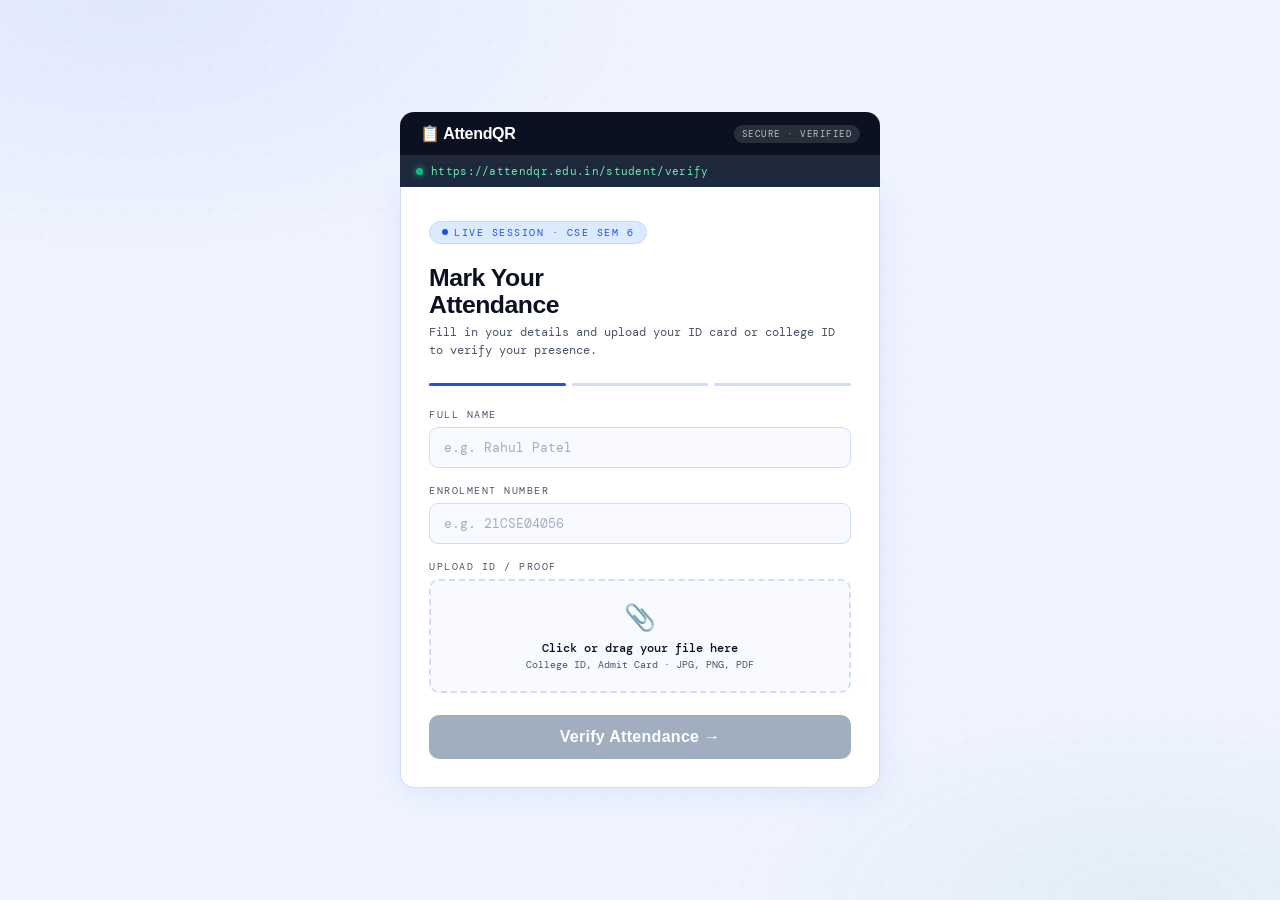
<file: student_attendance_portal.html>
<!DOCTYPE html>
<html lang="en">
<head>
<meta charset="UTF-8">
<meta name="viewport" content="width=device-width, initial-scale=1.0">
<link href="https://fonts.googleapis.com/css2?family=DM+Mono:wght@400;500&family=Clash+Display:wght@600;700&display=swap" rel="stylesheet">
<style>
*,*::before,*::after{box-sizing:border-box;margin:0;padding:0}

:root{
  --bg:#f0f4ff;
  --card:#ffffff;
  --ink:#0b1120;
  --sub:#4a5568;
  --accent:#1a56db;
  --accent-lt:#dbeafe;
  --green:#059669;
  --green-lt:#d1fae5;
  --red:#dc2626;
  --red-lt:#fee2e2;
  --border:#d1ddf7;
  --shadow:0 4px 32px rgba(26,86,219,0.10);
  --radius:14px;
}

body{
  background:var(--bg);
  font-family:'DM Mono',monospace;
  color:var(--ink);
  min-height:100vh;
  display:flex;
  align-items:center;
  justify-content:center;
  padding:24px 16px;
}

body::before{
  content:'';
  position:fixed;inset:0;
  background:
    radial-gradient(ellipse 70% 50% at 10% 0%, rgba(26,86,219,0.07) 0%,transparent 60%),
    radial-gradient(ellipse 60% 40% at 90% 100%, rgba(5,150,105,0.06) 0%,transparent 60%);
  pointer-events:none;
}

/* Grid dots bg */
body::after{
  content:'';
  position:fixed;inset:0;
  background-image:radial-gradient(circle,rgba(26,86,219,0.12) 1px, transparent 1px);
  background-size:28px 28px;
  pointer-events:none;
  opacity:.5;
}

.shell{width:100%;max-width:480px;position:relative;z-index:1;}

/* Top bar */
.topbar{
  display:flex;align-items:center;gap:10px;
  background:var(--ink);
  border-radius:var(--radius) var(--radius) 0 0;
  padding:12px 20px;
}

.topbar-logo{
  font-family:'Clash Display',sans-serif;
  font-size:1rem;font-weight:700;
  color:#fff;letter-spacing:-0.3px;
}

.topbar-badge{
  margin-left:auto;
  background:rgba(255,255,255,0.12);
  color:rgba(255,255,255,0.7);
  font-size:.58rem;letter-spacing:1.5px;
  text-transform:uppercase;
  padding:3px 8px;border-radius:20px;
}

/* URL bar */
.urlbar{
  background:#1e293b;
  padding:9px 16px;
  display:flex;align-items:center;gap:8px;
  font-size:.7rem;color:rgba(255,255,255,0.55);
}

.url-dot{
  width:7px;height:7px;border-radius:50%;
  background:#10b981;
  box-shadow:0 0 6px #10b981;
  flex-shrink:0;
}

.url-text{color:#6ee7b7;letter-spacing:.3px;}

/* Main card */
.card{
  background:var(--card);
  border:1px solid var(--border);
  border-top:none;
  border-radius:0 0 var(--radius) var(--radius);
  padding:32px 28px 28px;
  box-shadow:var(--shadow);
}

.card-head{margin-bottom:24px;}

.card-head h1{
  font-family:'Clash Display',sans-serif;
  font-size:1.55rem;font-weight:700;
  color:var(--ink);letter-spacing:-0.5px;line-height:1.1;
}

.card-head p{
  font-size:.72rem;color:var(--sub);
  margin-top:6px;line-height:1.5;
}

/* Session pill */
.session-pill{
  display:inline-flex;align-items:center;gap:6px;
  background:var(--accent-lt);
  border:1px solid #bfdbfe;
  border-radius:20px;
  padding:4px 12px;
  font-size:.6rem;letter-spacing:1.5px;
  text-transform:uppercase;color:var(--accent);
  margin-bottom:20px;
}

.pulse{
  width:6px;height:6px;border-radius:50%;
  background:var(--accent);
  animation:blink 1.4s ease infinite;
}

@keyframes blink{
  0%,100%{opacity:1;transform:scale(1)}
  50%{opacity:.4;transform:scale(.75)}
}

/* Fields */
.field{margin-bottom:16px;}

label{
  display:block;
  font-size:.6rem;letter-spacing:1.5px;
  text-transform:uppercase;color:var(--sub);
  margin-bottom:6px;
}

input[type=text]{
  width:100%;
  background:#f8faff;
  border:1.5px solid var(--border);
  border-radius:9px;
  padding:11px 14px;
  font-family:'DM Mono',monospace;
  font-size:.82rem;color:var(--ink);
  outline:none;
  transition:border-color .2s,box-shadow .2s,background .2s;
}

input[type=text]:focus{
  border-color:var(--accent);
  background:#fff;
  box-shadow:0 0 0 3px rgba(26,86,219,0.1);
}

input[type=text]::placeholder{color:#a0aec0;}

/* Upload zone */
.upload-zone{
  border:2px dashed var(--border);
  border-radius:10px;
  padding:20px;
  text-align:center;
  cursor:pointer;
  transition:border-color .2s,background .2s;
  background:#f8faff;
  position:relative;
}

.upload-zone:hover,
.upload-zone.drag{
  border-color:var(--accent);
  background:var(--accent-lt);
}

.upload-zone input[type=file]{
  position:absolute;inset:0;opacity:0;cursor:pointer;
}

.upload-icon{font-size:1.6rem;margin-bottom:6px;}

.upload-main{
  font-size:.78rem;font-weight:500;color:var(--ink);
}

.upload-sub{
  font-size:.65rem;color:var(--sub);margin-top:2px;
}

.file-chosen{
  display:none;align-items:center;gap:8px;
  background:var(--green-lt);
  border:1px solid #a7f3d0;
  border-radius:8px;padding:10px 14px;
  font-size:.72rem;color:var(--green);
  margin-top:10px;
}

.file-chosen.show{display:flex;}

/* Submit btn */
.submit-btn{
  width:100%;
  margin-top:6px;
  padding:13px;
  background:var(--accent);
  color:#fff;
  font-family:'Clash Display',sans-serif;
  font-size:1rem;font-weight:700;
  letter-spacing:.3px;
  border:none;border-radius:10px;
  cursor:pointer;
  transition:background .2s,transform .15s,box-shadow .2s;
  box-shadow:0 4px 20px rgba(26,86,219,0.25);
}

.submit-btn:hover{
  background:#1747c0;
  transform:translateY(-1px);
  box-shadow:0 6px 28px rgba(26,86,219,0.35);
}

.submit-btn:active{transform:translateY(0);}
.submit-btn:disabled{background:#a0aec0;cursor:not-allowed;box-shadow:none;transform:none;}

/* Result panel */
.result{
  display:none;
  border-radius:11px;
  padding:18px;
  margin-top:18px;
  animation:fadeUp .35s ease forwards;
}

@keyframes fadeUp{
  from{opacity:0;transform:translateY(8px)}
  to{opacity:1;transform:translateY(0)}
}

.result.present{
  background:var(--green-lt);
  border:1.5px solid #6ee7b7;
}

.result.absent{
  background:var(--red-lt);
  border:1.5px solid #fca5a5;
}

.result-head{
  display:flex;align-items:center;gap:10px;
  margin-bottom:10px;
}

.result-icon{font-size:1.4rem;}

.result-title{
  font-family:'Clash Display',sans-serif;
  font-size:1rem;font-weight:700;
}

.present .result-title{color:var(--green);}
.absent  .result-title{color:var(--red);}

.result-rows{font-size:.7rem;}

.rrow{
  display:flex;justify-content:space-between;
  padding:4px 0;
}

.rrow+.rrow{border-top:1px solid rgba(0,0,0,0.06);}

.rkey{color:var(--sub);}
.rval{font-weight:500;color:var(--ink);}
.rval.ok{color:var(--green);}
.rval.no{color:var(--red);}

/* Reset link */
.reset-link{
  display:block;text-align:center;
  margin-top:14px;
  font-size:.65rem;color:var(--sub);
  cursor:pointer;text-decoration:underline;
  letter-spacing:.5px;
}

.reset-link:hover{color:var(--accent);}

/* Steps */
.steps{
  display:flex;gap:6px;
  margin-bottom:22px;
}

.step{
  flex:1;height:3px;border-radius:3px;
  background:var(--border);
  transition:background .3s;
}

.step.done{background:var(--accent);}
</style>
</head>
<body>
<div class="shell">
  <!-- Browser chrome look -->
  <div class="topbar">
    <span class="topbar-logo">📋 AttendQR</span>
    <span class="topbar-badge">Secure · Verified</span>
  </div>

  <div class="urlbar">
    <span class="url-dot"></span>
    <span class="url-text">https://attendqr.edu.in/student/verify</span>
  </div>

  <div class="card">
    <div class="session-pill">
      <span class="pulse"></span>
      Live Session · CSE Sem 6
    </div>

    <div class="card-head">
      <h1>Mark Your<br>Attendance</h1>
      <p>Fill in your details and upload your ID card or college ID to verify your presence.</p>
    </div>

    <!-- Progress steps -->
    <div class="steps">
      <div class="step done" id="s1"></div>
      <div class="step" id="s2"></div>
      <div class="step" id="s3"></div>
    </div>

    <!-- Name -->
    <div class="field">
      <label>Full Name</label>
      <input type="text" id="fname" placeholder="e.g. Rahul Patel" oninput="updateSteps()">
    </div>

    <!-- Enrolment -->
    <div class="field">
      <label>Enrolment Number</label>
      <input type="text" id="enroll" placeholder="e.g. 21CSE04056" oninput="updateSteps()">
    </div>

    <!-- Upload -->
    <div class="field">
      <label>Upload ID / Proof</label>
      <div class="upload-zone" id="dropZone">
        <input type="file" id="fileInput" accept="image/*,.pdf" onchange="handleFile(this)">
        <div class="upload-icon">📎</div>
        <div class="upload-main">Click or drag your file here</div>
        <div class="upload-sub">College ID, Admit Card · JPG, PNG, PDF</div>
      </div>
      <div class="file-chosen" id="fileChosen">
        <span>✅</span>
        <span id="fileName">file.jpg</span>
      </div>
    </div>

    <button class="submit-btn" id="submitBtn" onclick="verify()" disabled>
      Verify Attendance →
    </button>

    <!-- Result -->
    <div class="result" id="resultPanel">
      <div class="result-head">
        <span class="result-icon" id="rIcon">✅</span>
        <span class="result-title" id="rTitle">Attendance Marked</span>
      </div>
      <div class="result-rows" id="rRows"></div>
    </div>

    <span class="reset-link" id="resetLink" style="display:none" onclick="resetAll()">↺ Submit another response</span>
  </div>
</div>

<script>
  let chosenFile = null;

  // ── File handler ──
  function handleFile(input) {
    chosenFile = input.files[0];
    if (chosenFile) {
      document.getElementById('fileName').textContent = chosenFile.name;
      document.getElementById('fileChosen').classList.add('show');
    }
    updateSteps();
  }

  // ── Drag & drop ──
  const dz = document.getElementById('dropZone');
  dz.addEventListener('dragover', e => { e.preventDefault(); dz.classList.add('drag'); });
  dz.addEventListener('dragleave', () => dz.classList.remove('drag'));
  dz.addEventListener('drop', e => {
    e.preventDefault(); dz.classList.remove('drag');
    const f = e.dataTransfer.files[0];
    if (f) {
      chosenFile = f;
      document.getElementById('fileName').textContent = f.name;
      document.getElementById('fileChosen').classList.add('show');
      updateSteps();
    }
  });

  // ── Step progress ──
  function updateSteps() {
    const name   = document.getElementById('fname').value.trim();
    const enroll = document.getElementById('enroll').value.trim();

    document.getElementById('s1').classList.toggle('done', name.length > 1);
    document.getElementById('s2').classList.toggle('done', enroll.length > 4);
    document.getElementById('s3').classList.toggle('done', !!chosenFile);

    document.getElementById('submitBtn').disabled = !(name && enroll.length > 4 && chosenFile);
  }

  // ── Verify ──
  function verify() {
    const name   = document.getElementById('fname').value.trim();
    const enroll = document.getElementById('enroll').value.trim().toUpperCase();

    const btn = document.getElementById('submitBtn');
    btn.textContent = 'Verifying…';
    btn.disabled = true;

    // Simulate server check (demo: enrollments starting with 21 = present)
    setTimeout(() => {
      const isPresent = /^2[0-9]/.test(enroll) && name.length > 1;
      const timestamp = new Date().toLocaleString('en-IN', {
        day:'2-digit', month:'short', year:'numeric',
        hour:'2-digit', minute:'2-digit'
      });
      const sessionID = 'ATT-' + Math.random().toString(36).substr(2,6).toUpperCase();

      const panel = document.getElementById('resultPanel');
      panel.className = 'result ' + (isPresent ? 'present' : 'absent');

      document.getElementById('rIcon').textContent  = isPresent ? '✅' : '❌';
      document.getElementById('rTitle').textContent = isPresent ? 'Attendance Marked!' : 'Verification Failed';

      document.getElementById('rRows').innerHTML = `
        <div class="rrow"><span class="rkey">Name</span><span class="rval">${name}</span></div>
        <div class="rrow"><span class="rkey">Enrolment</span><span class="rval">${enroll}</span></div>
        <div class="rrow"><span class="rkey">File Uploaded</span><span class="rval ${isPresent?'ok':'no'}">${chosenFile ? chosenFile.name : '—'}</span></div>
        <div class="rrow"><span class="rkey">Status</span><span class="rval ${isPresent?'ok':'no'}">${isPresent ? 'PRESENT ✓' : 'NOT VERIFIED ✗'}</span></div>
        <div class="rrow"><span class="rkey">Timestamp</span><span class="rval">${timestamp}</span></div>
        <div class="rrow"><span class="rkey">Session ID</span><span class="rval">${sessionID}</span></div>
      `;

      panel.style.display = 'block';
      document.getElementById('resetLink').style.display = 'block';
      btn.style.display = 'none';
    }, 1800);
  }

  // ── Reset ──
  function resetAll() {
    document.getElementById('fname').value = '';
    document.getElementById('enroll').value = '';
    document.getElementById('fileInput').value = '';
    document.getElementById('fileChosen').classList.remove('show');
    document.getElementById('resultPanel').style.display = 'none';
    document.getElementById('resetLink').style.display = 'none';
    chosenFile = null;

    const btn = document.getElementById('submitBtn');
    btn.style.display = '';
    btn.textContent = 'Verify Attendance →';
    btn.disabled = true;

    ['s1','s2','s3'].forEach(id => document.getElementById(id).classList.remove('done'));
  }
</script>
</body>
</html>
</file>
